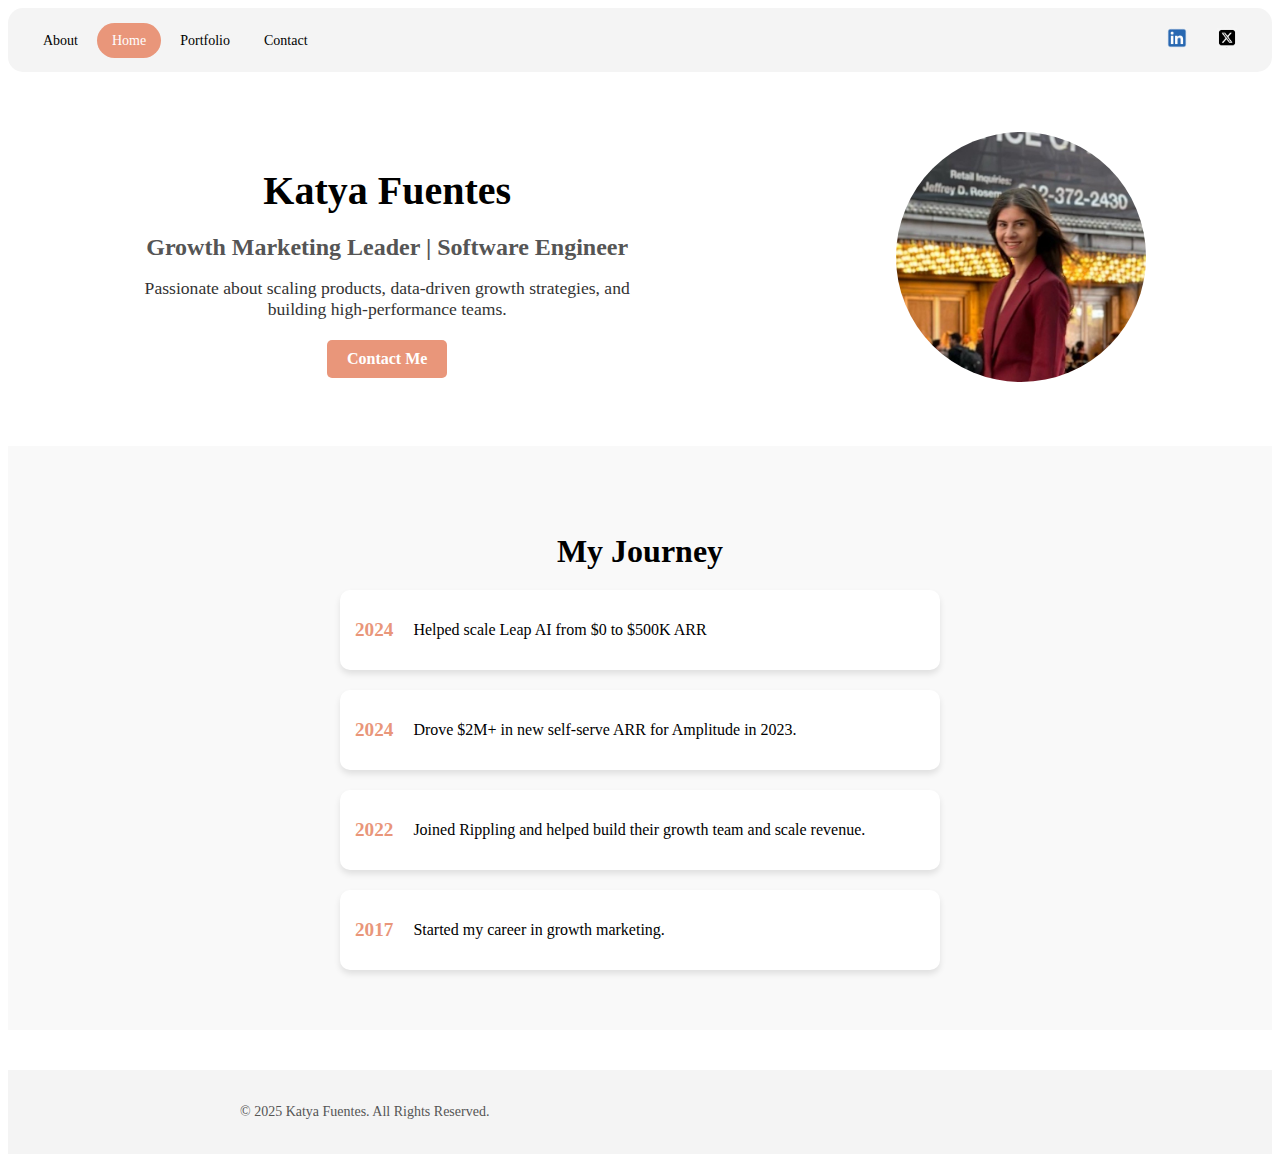
<file: index.html>
<!DOCTYPE html>
<html lang="en">
  <head>
    <meta charset="UTF-8" />
    <meta name="viewport" content="width=device-width, initial-scale=1.0" />
    <link rel="stylesheet" href="style.css" />
    <script src="javascript.js" defer></script>
    <title>Home</title>
  </head>
  <body>
    <!-- Navbar -->
    <nav class="navbar">
      <div class="nav-links">
        <a href="about.html">About</a>
        <a class="active" href="index.html">Home</a>
        <a href="portfolio.html">Portfolio</a>
        <a href="contact.html">Contact</a>
      </div>

      <div class="social-links">
        <a href="https://www.linkedin.com/in/katerynarozhko/" target="_blank">
          <img src="assets/l.png" alt="LinkedIn" />
        </a>
        <a href="https://x.com/katya_fuen" target="_blank">
          <img src="assets/x.png" alt="Twitter" />
        </a>
      </div>
    </nav>

    <!-- HERO SECTION -->
    <section class="hero">
      <div class="hero-content">
        <h1>Katya Fuentes</h1>
        <h2>Growth Marketing Leader | Software Engineer</h2>
        <p>
          Passionate about scaling products, data-driven growth strategies, and
          building high-performance teams.
        </p>
        <div class="contact-links">
          <a href="mailto:katerynarzh@gmail.com" class="btn">Contact Me</a>
        </div>
      </div>
      <div class="hero-image">
        <img src="assets/headshot.jpeg" alt="Katya Fuentes" />
      </div>
    </section>

    <!-- TIMELINE SECTION -->
    <section class="timeline">
      <h2>My Journey</h2>
      <div class="timeline-container">
        <div class="timeline-item">
          <span class="year">2024</span>
          <p>Helped scale Leap AI from $0 to $500K ARR</p>
        </div>
        <div class="timeline-item">
          <span class="year">2024</span>
          <p>Drove $2M+ in new self-serve ARR for Amplitude in 2023.</p>
        </div>
        <div class="timeline-item">
          <span class="year">2022</span>
          <p>
            Joined Rippling and helped build their growth team and scale
            revenue.
          </p>
        </div>
        <div class="timeline-item">
          <span class="year">2017</span>
          <p>Started my career in growth marketing.</p>
        </div>
      </div>
    </section>
    <!-- FOOTER SECTION -->
    <footer class="footer">
      <div class="footer-content">
        <p>&copy; 2025 Katya Fuentes. All Rights Reserved.</p>
      </div>
    </footer>
  </body>
</html>
</file>
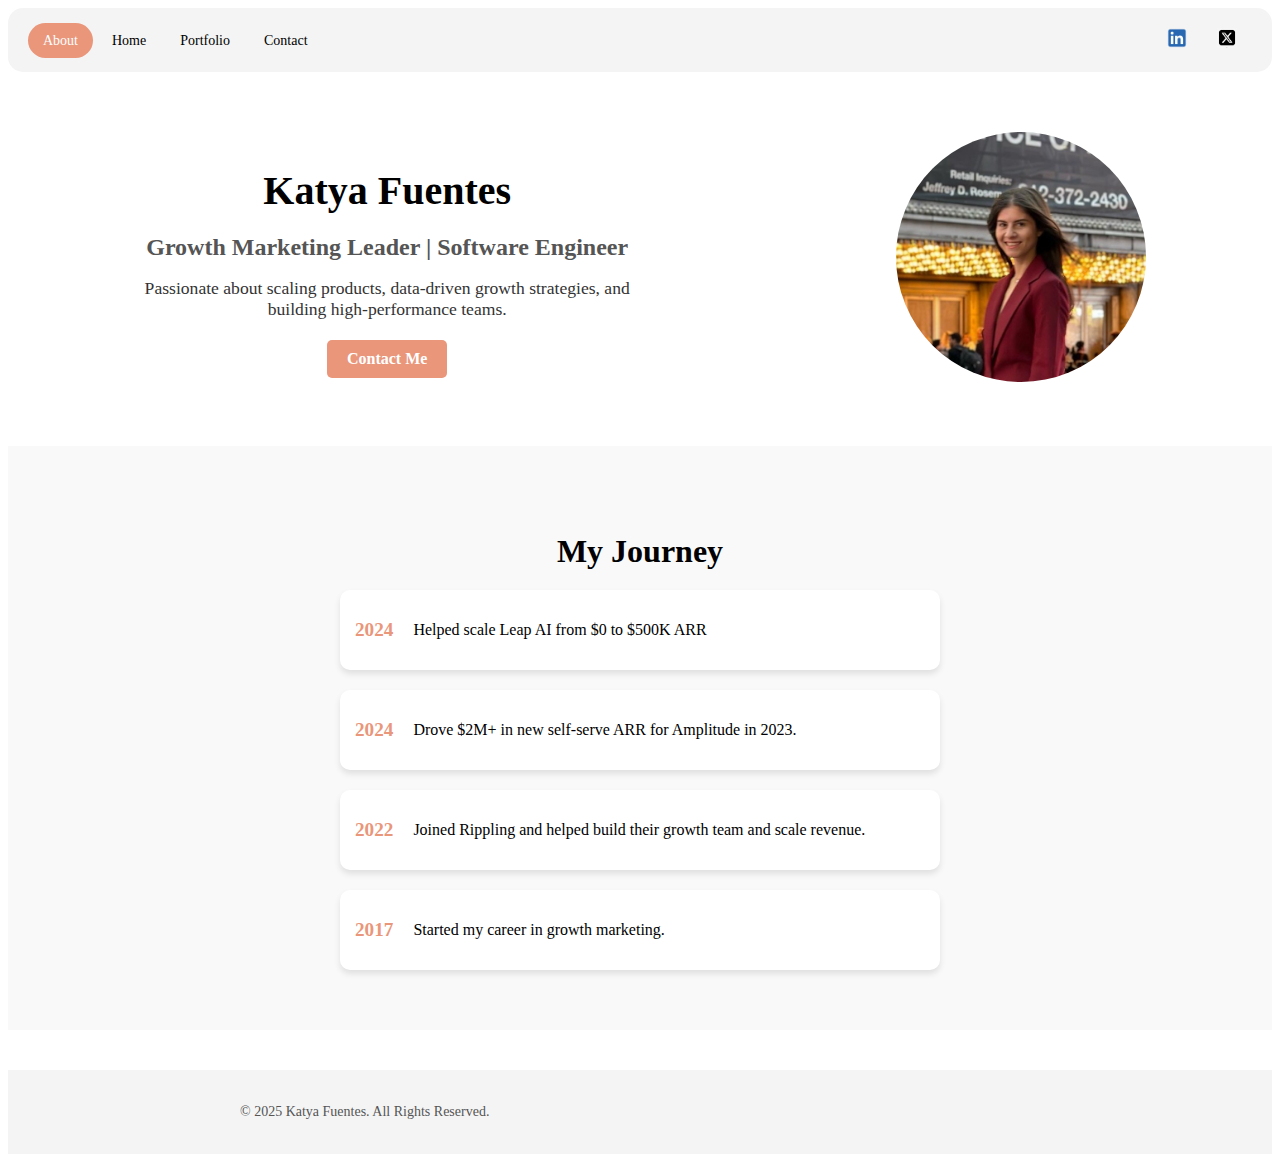
<file: about.html>
<!DOCTYPE html>
<html lang="en">
  <head>
    <meta charset="UTF-8" />
    <meta name="viewport" content="width=device-width, initial-scale=1.0" />
    <link rel="stylesheet" href="style.css" />
    <script src="javascript.js" defer></script>
    <title>About</title>
  </head>
  <body>
    <!-- Navbar -->
    <nav class="navbar">
      <div class="nav-links">
        <a href="about.html">About</a>
        <a class="active" href="index.html">Home</a>
        <a href="portfolio.html">Portfolio</a>
        <a href="contact.html">Contact</a>
      </div>

      <div class="social-links">
        <a href="https://www.linkedin.com/in/katerynarozhko/" target="_blank">
          <img src="assets/l.png" alt="LinkedIn" />
        </a>
        <a href="https://x.com/katya_fuen" target="_blank">
          <img src="assets/x.png" alt="Twitter" />
        </a>
      </div>
    </nav>

    <!-- HERO SECTION -->
    <section class="hero">
      <div class="hero-content">
        <h1>Katya Fuentes</h1>
        <h2>Growth Marketing Leader | Software Engineer</h2>
        <p>
          Passionate about scaling products, data-driven growth strategies, and
          building high-performance teams.
        </p>
        <div class="contact-links">
          <a href="mailto:katerynarzh@gmail.com" class="btn">Contact Me</a>
        </div>
      </div>
      <div class="hero-image">
        <img src="assets/headshot.jpeg" alt="Katya Fuentes" />
      </div>
    </section>

    <!-- TIMELINE SECTION -->
    <section class="timeline">
      <h2>My Journey</h2>
      <div class="timeline-container">
        <div class="timeline-item">
          <span class="year">2024</span>
          <p>Helped scale Leap AI from $0 to $500K ARR</p>
        </div>
        <div class="timeline-item">
          <span class="year">2024</span>
          <p>Drove $2M+ in new self-serve ARR for Amplitude in 2023.</p>
        </div>
        <!-- <div class="timeline-item">
          <span class="year">2023</span>
          <p>
            Joined Amplitude and helped launch Plus plan, acquire $40M in
            revenue in 2023 and scale the team.
          </p>
        </div> -->
        <div class="timeline-item">
          <span class="year">2022</span>
          <p>
            Joined Rippling and helped build their growth team and scale
            revenue.
          </p>
        </div>
        <div class="timeline-item">
          <span class="year">2017</span>
          <p>Started my career in growth marketing.</p>
        </div>
      </div>
    </section>
    <!-- FOOTER SECTION -->
    <footer class="footer">
      <div class="footer-content">
        <p>&copy; 2025 Katya Fuentes. All Rights Reserved.</p>
      </div>
    </footer>
  </body>
</html>
</file>
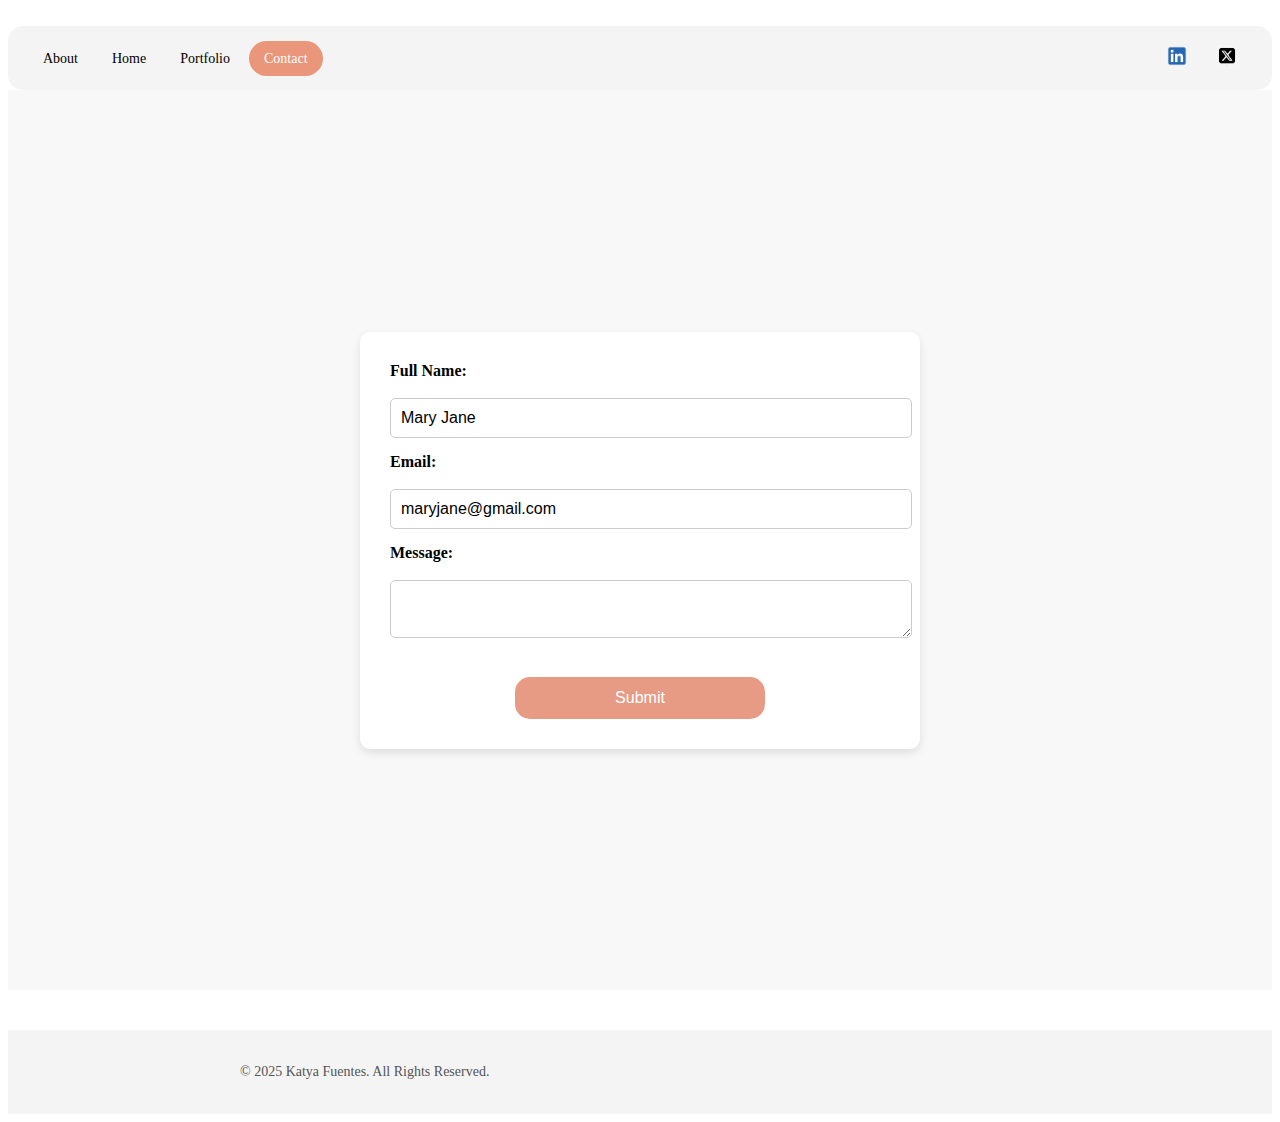
<file: contact.html>
<!DOCTYPE html>
<html lang="en">
  <head>
    <meta charset="UTF-8" />
    <meta name="viewport" content="width=device-width, initial-scale=1.0" />
    <link rel="stylesheet" href="style.css" />
    <script src="javascript.js" defer></script>
    <title>Document</title>
  </head>
  <br>
    <!-- Navbar -->
    <nav class="navbar">
      <div class="nav-links">
        <a href="about.html">About</a>
        <a class="active" href="index.html">Home</a>
        <a href="portfolio.html">Portfolio</a>
        <a href="contact.html">Contact</a>
      </div>

      <div class="social-links">
        <a href="https://www.linkedin.com/in/katerynarozhko/" target="_blank">
          <img src="assets/l.png" alt="LinkedIn" />
        </a>
        <a href="https://x.com/katya_fuen" target="_blank">
          <img src="assets/x.png" alt="Twitter" />
        </a>
      </div>
    </nav>

    <!-- CONTACT FORM SECTION -->
    <div class="contact-form-container">
      <form id="form" class="contact-form">
        <label for="name">Full Name:</label></br>
        <input type="text" id="name" name="name" value="Mary Jane" /></br>

        <label for="email">Email:</label></br>
        <input
          type="email"
          id="email"
          name="email"
          value="maryjane@gmail.com"
        /></br>

        <label for="message">Message:</label></br>
        <textarea id="message" name="message"></textarea></br>

        <button id="submit" type="submit">Submit</button>
      </form>
    </div>
    <!-- FOOTER SECTION -->
    <footer class="footer">
      <div class="footer-content">
        <p>&copy; 2025 Katya Fuentes. All Rights Reserved.</p>
      </div>
    </footer>
  </body>
</html>
</file>
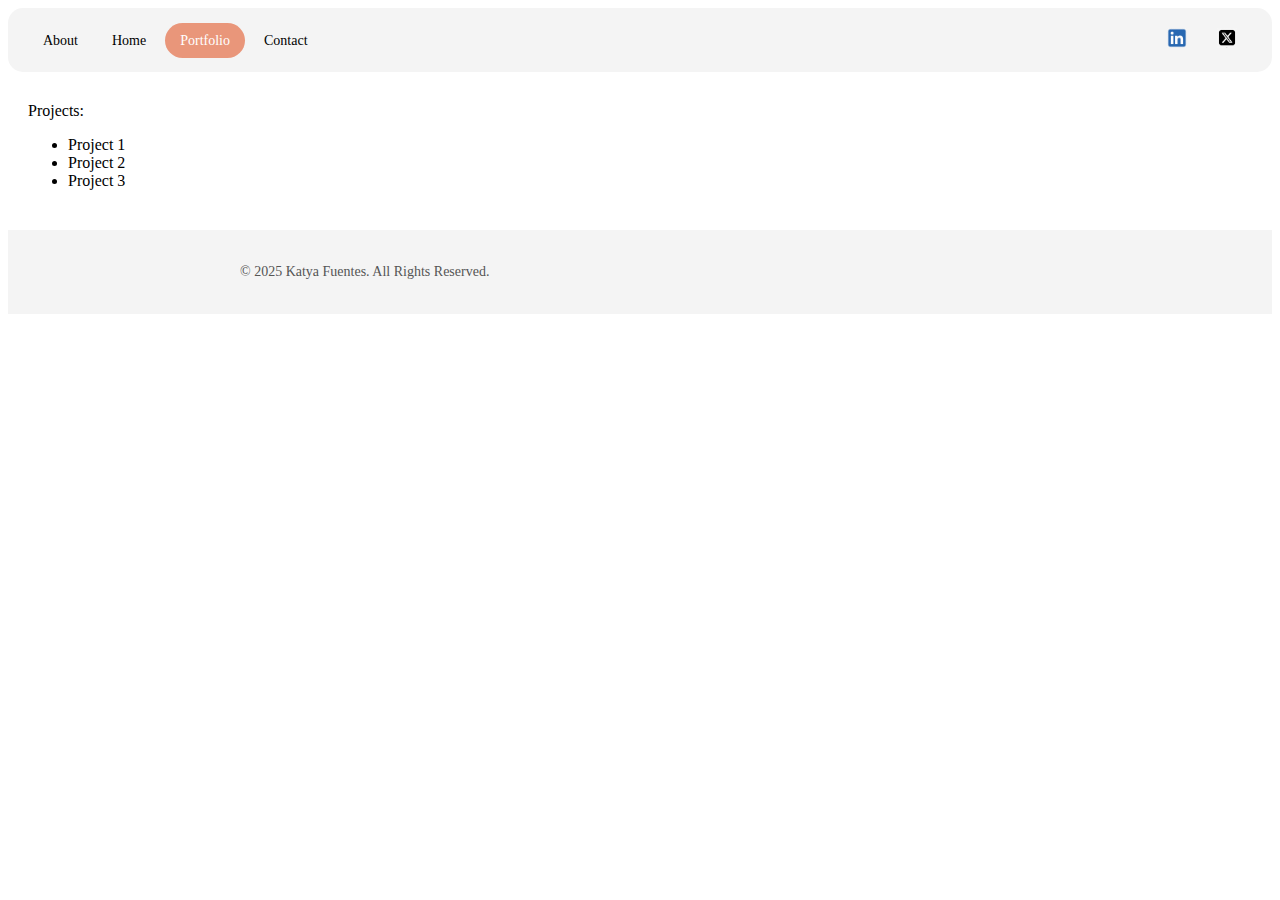
<file: portfolio.html>
<!DOCTYPE html>
<html lang="en">
  <head>
    <meta charset="UTF-8" />
    <meta name="viewport" content="width=device-width, initial-scale=1.0" />
    <link rel="stylesheet" href="style.css" />
    <script src="javascript.js" defer></script>
    <title>Portfolio</title>
  </head>
  <body>
    <!-- Navbar -->
    <nav class="navbar">
      <div class="nav-links">
        <a href="about.html">About</a>
        <a class="active" href="index.html">Home</a>
        <a href="portfolio.html">Portfolio</a>
        <a href="contact.html">Contact</a>
      </div>

      <div class="social-links">
        <a href="https://www.linkedin.com/in/katerynarozhko/" target="_blank">
          <img src="assets/l.png" alt="LinkedIn" />
        </a>
        <a href="https://x.com/katya_fuen" target="_blank">
          <img src="assets/x.png" alt="Twitter" />
        </a>
      </div>
    </nav>

    <div class="portfolio-section">
      <p>Projects:</p>
      <ul>
        <li>Project 1</li>
        <li>Project 2</li>
        <li>Project 3</li>
      </ul>
    </div>
    <!-- FOOTER SECTION -->
    <footer class="footer">
      <div class="footer-content">
        <p>&copy; 2025 Katya Fuentes. All Rights Reserved.</p>
      </div>
    </footer>
  </body>
</html>
</file>
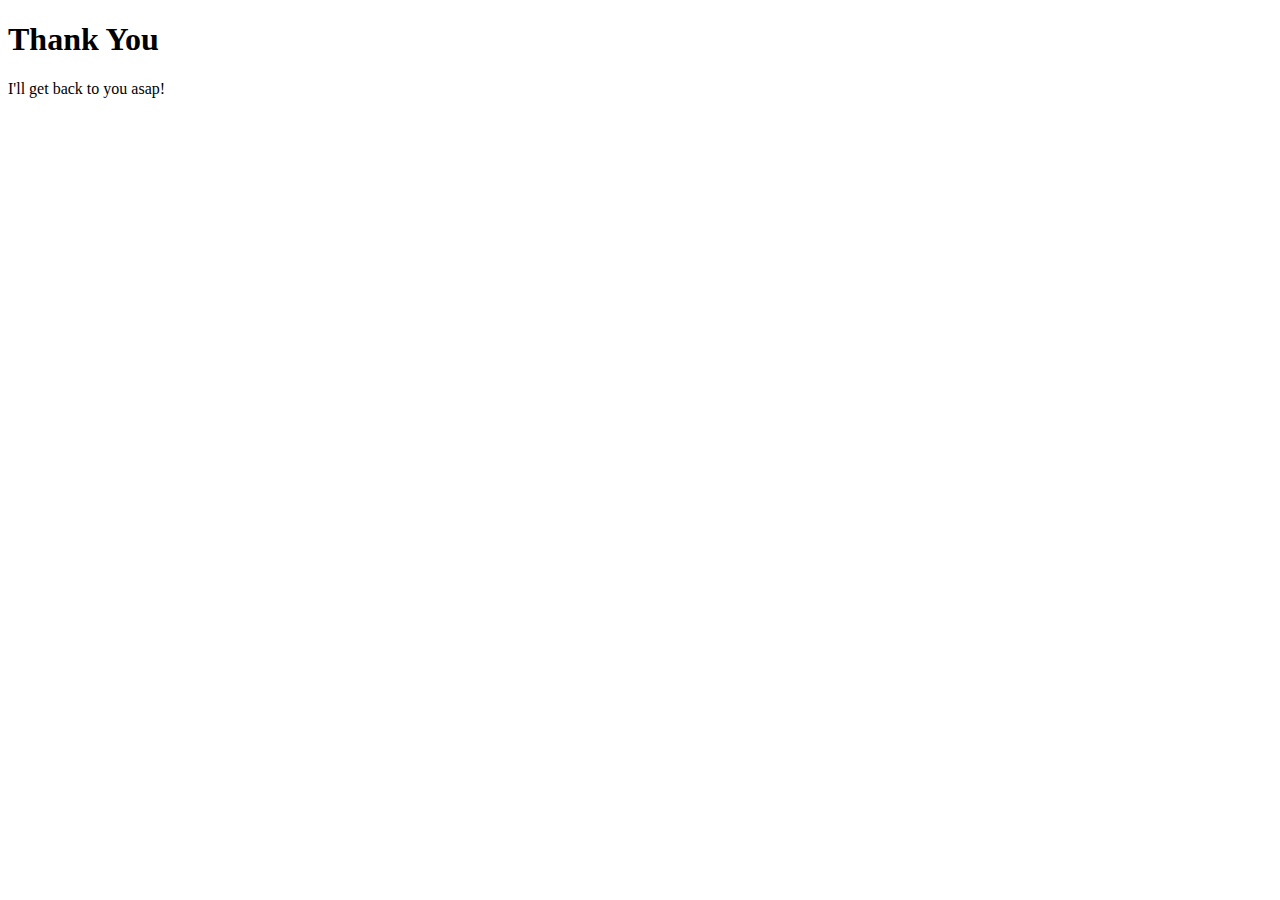
<file: success.html>
<!DOCTYPE html>
<html lang="en">
  <head>
    <meta charset="UTF-8" />
    <meta name="viewport" content="width=device-width, initial-scale=1.0" />
    <link rel="stylesheet" href="style.css" />
    <script src="success.js" defer></script>
    <title>Document</title>
  </head>
  <body>
    <div id="success-message">
      <h1>Thank You</h1>
      <p>I'll get back to you asap!</p>
    </div>
  </body>
</html>
</file>
<file: style.css>
/* navbar styling */

nav {
  background-color: darkgray;
  padding: 5px;
  border-radius: 15px;
}

/* Add a black background color to the top navigation */
nav {
  background-color: #ece8e8;
  overflow: hidden;
  display: flex;
  justify-content: space-between;
  align-items: center;
  background-color: #f4f4f4;
  padding: 10px 20px;
}

.navbar {
  display: flex;
  gap: 15px;
}

/* Style the links inside the navigation bar */
.navbar a {
  text-decoration: none;
  color: black;
  font-size: 14px;
  padding: 10px 15px;
  border-radius: 15px;
}

/* Change the color of links on hover */
navbar a:hover {
  background-color: #ddd;
  color: black;
}

/* Add an active class to highlight the current page */
nav a.active {
  background-color: DarkSalmon;
  color: white;
  border-radius: 20px;
}

/* Hide the link that should open and close the nav on small screens */
nav .icon {
  display: none;
}

/* stying of the social links */
.nav a {
  display: flex;
  text-decoration: none;
  margin-right: 10px;
  color: black;
  font-weight: bold;
}

.social-links {
  display: flex;
  gap: 0px;
  justify-content: right;
}

.social-links img {
  width: 20px;
  height: 20px;
}

/* css of the homepage */

.hero {
  text-align: center;
}
.headshot {
  display: block;
  margin: 0 auto;
  max-width: 150px;
  border-radius: 50%;
  object-fit: cover;
}

/* styling footer */
footer {
  text-align: center;
  padding: 3px;
  background-color: DarkSalmon;
  color: white;
}

/* styling of portfolio */
.portfolio-section {
  margin: 30px 20px;
}

/* styling of portfolio */
.about-section {
  margin: 30px 20px;
}

/* HERO SECTION */
.hero {
  display: flex;
  align-items: center;
  justify-content: space-between;
  padding: 60px 10%;
  background-color: #fff;
}

.hero-content {
  max-width: 50%;
}

.hero-content h1 {
  font-size: 2.5rem;
  margin-bottom: 10px;
}

.hero-content h2 {
  font-size: 1.5rem;
  color: #555;
  margin-bottom: 15px;
}

.hero-content p {
  font-size: 1.1rem;
  color: #333;
  margin-bottom: 20px;
}

.hero-image img {
  width: 250px;
  height: 250px;
  border-radius: 50%;
  object-fit: cover;
}

/* BUTTON */
.btn {
  display: inline-block;
  padding: 10px 20px;
  background-color: DarkSalmon;
  color: white;
  text-decoration: none;
  border-radius: 5px;
  font-weight: bold;
}

/* TIMELINE SECTION */
.timeline {
  background: #f9f9f9;
  padding: 60px 10%;
  text-align: center;
}

.timeline h2 {
  font-size: 2rem;
  margin-bottom: 20px;
}

.timeline-container {
  display: flex;
  flex-direction: column;
  gap: 20px;
  max-width: 600px;
  margin: 0 auto;
}

.timeline-item {
  display: flex;
  align-items: center;
  gap: 20px;
  background: white;
  padding: 15px;
  border-radius: 10px;
  box-shadow: 0px 4px 6px rgba(0, 0, 0, 0.1);
}

.timeline-item .year {
  font-size: 1.2rem;
  font-weight: bold;
  color: DarkSalmon;
}

/* <!-- FOOTER SECTION --> */
.footer {
  background-color: #f4f4f4;
  padding: 20px 10%;
  text-align: center;
  margin-top: 40px;
}

.footer-content {
  display: flex;
  justify-content: space-between;
  align-items: center;
  max-width: 800px;
  margin: 0 auto;
}

.footer p {
  font-size: 14px;
  color: #555;
}

/* <!-- CONTACT FORM SECTION --> */
.contact-form-container {
  display: flex;
  justify-content: center;
  align-items: center;
  height: 100vh;
  background-color: #f8f8f8;

  /* Style the form */
  .contact-form {
    width: 50%;
    max-width: 500px;
    background: white;
    padding: 30px;
    border-radius: 10px;
    box-shadow: 0px 4px 10px rgba(0, 0, 0, 0.1);
  }

  /* Style labels */
  .contact-form label {
    display: block;
    font-weight: bold;
  }

  /* Style input fields */
  .contact-form input,
  .contact-form textarea {
    width: 100%;
    padding: 10px;
    margin-bottom: 15px;
    border: 1px solid #ccc;
    border-radius: 5px;
    font-size: 16px;
  }

  /* Style the submit button */
  .contact-form button {
    display: block;
    width: 50%;
    margin: 20px auto 0;
    padding: 12px;
    background-color: #e79b84;
    color: white;
    font-size: 16px;
    border: none;
    border-radius: 15px;
    cursor: pointer;
    transition: background 0.3s ease;
  }

  .contact-form button:hover {
    background-color: #d36f50;
  }

  /* Responsive Design */
  @media (max-width: 768px) {
    .contact-form {
      width: 80%;
    }
  }
}
</file>
